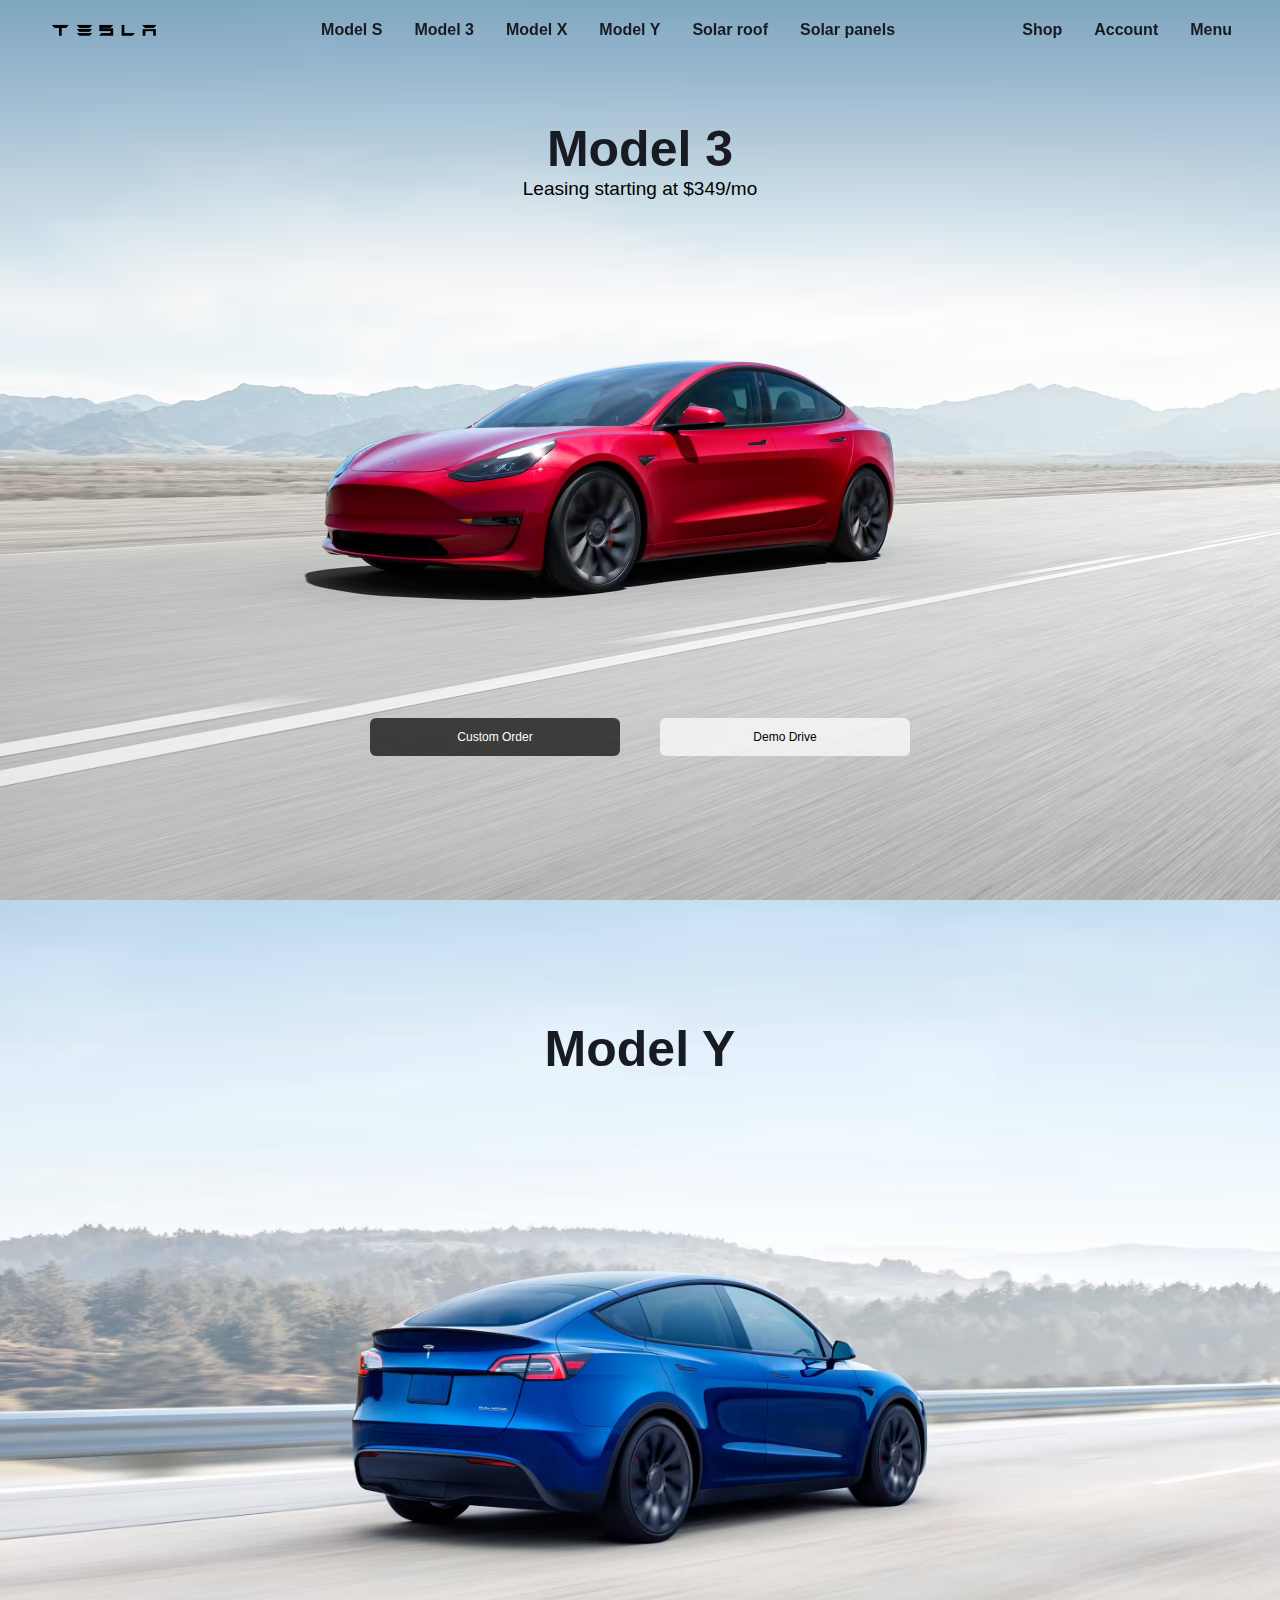
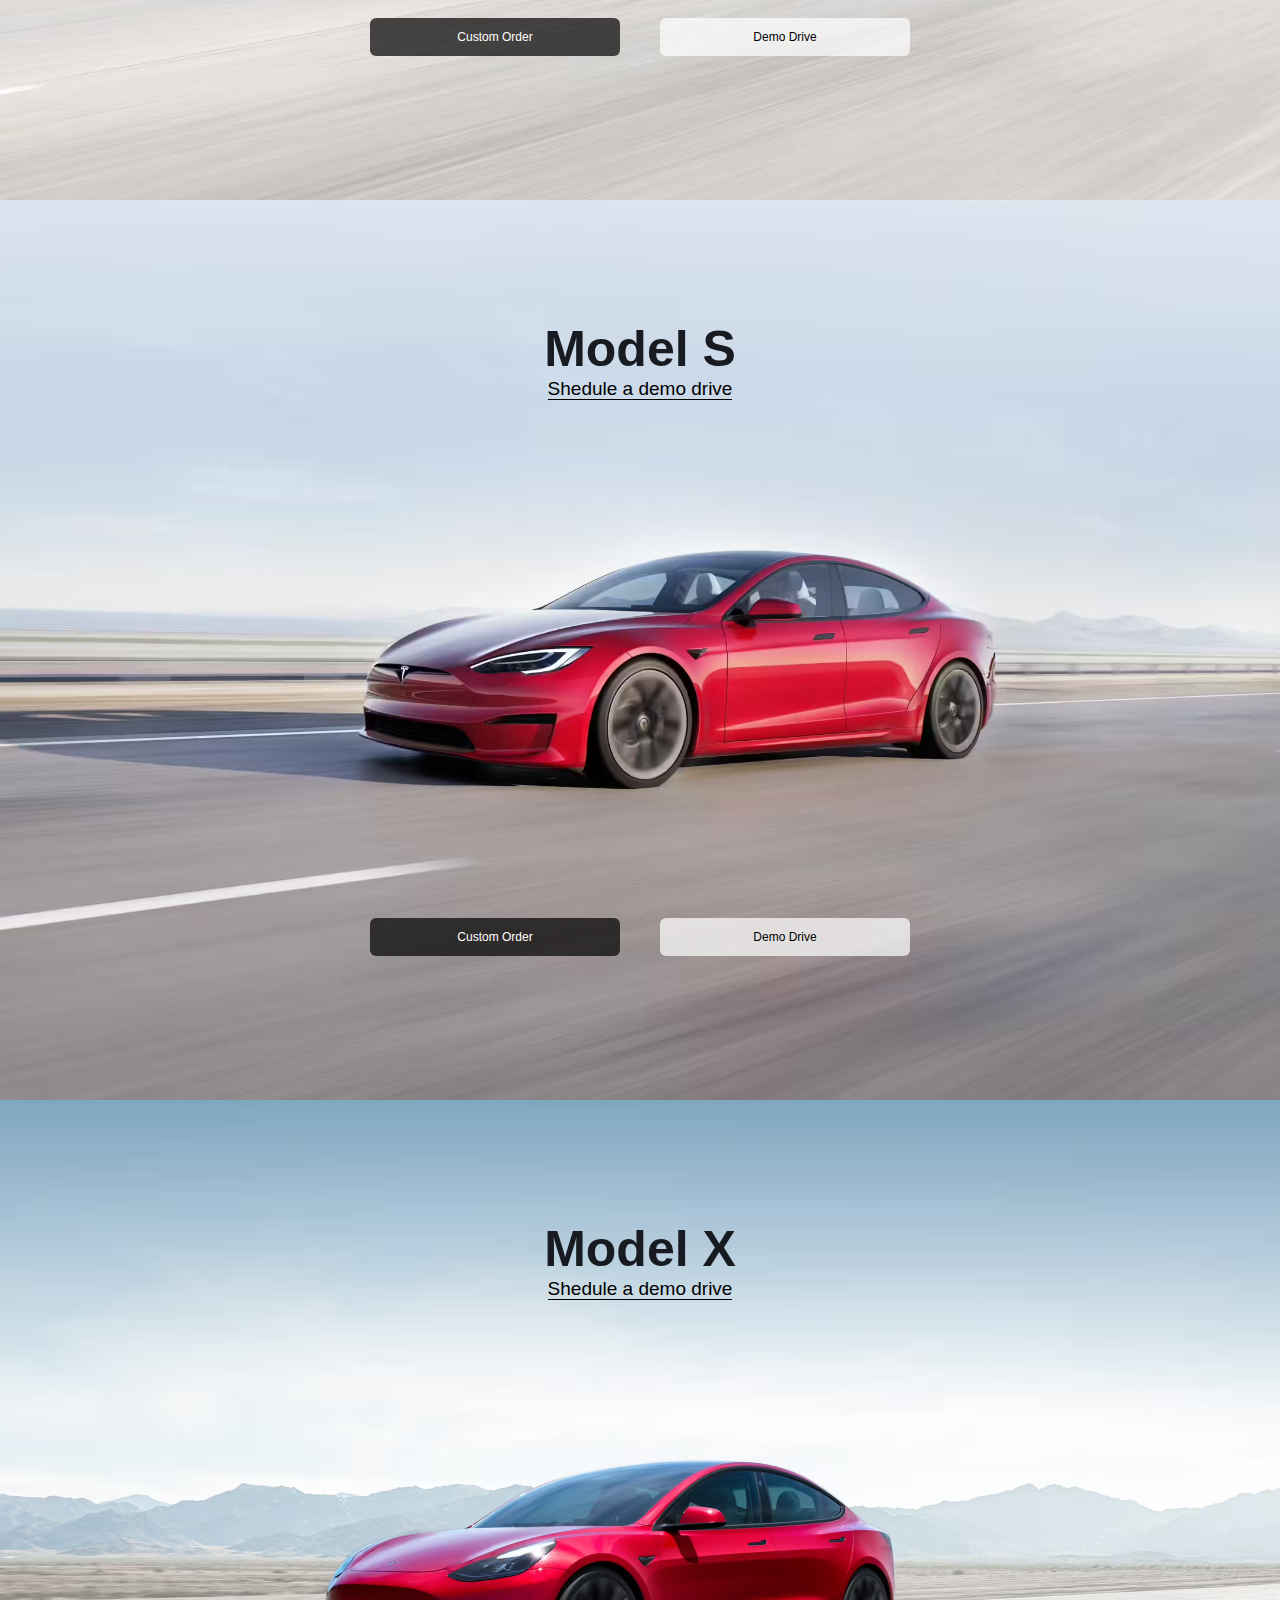
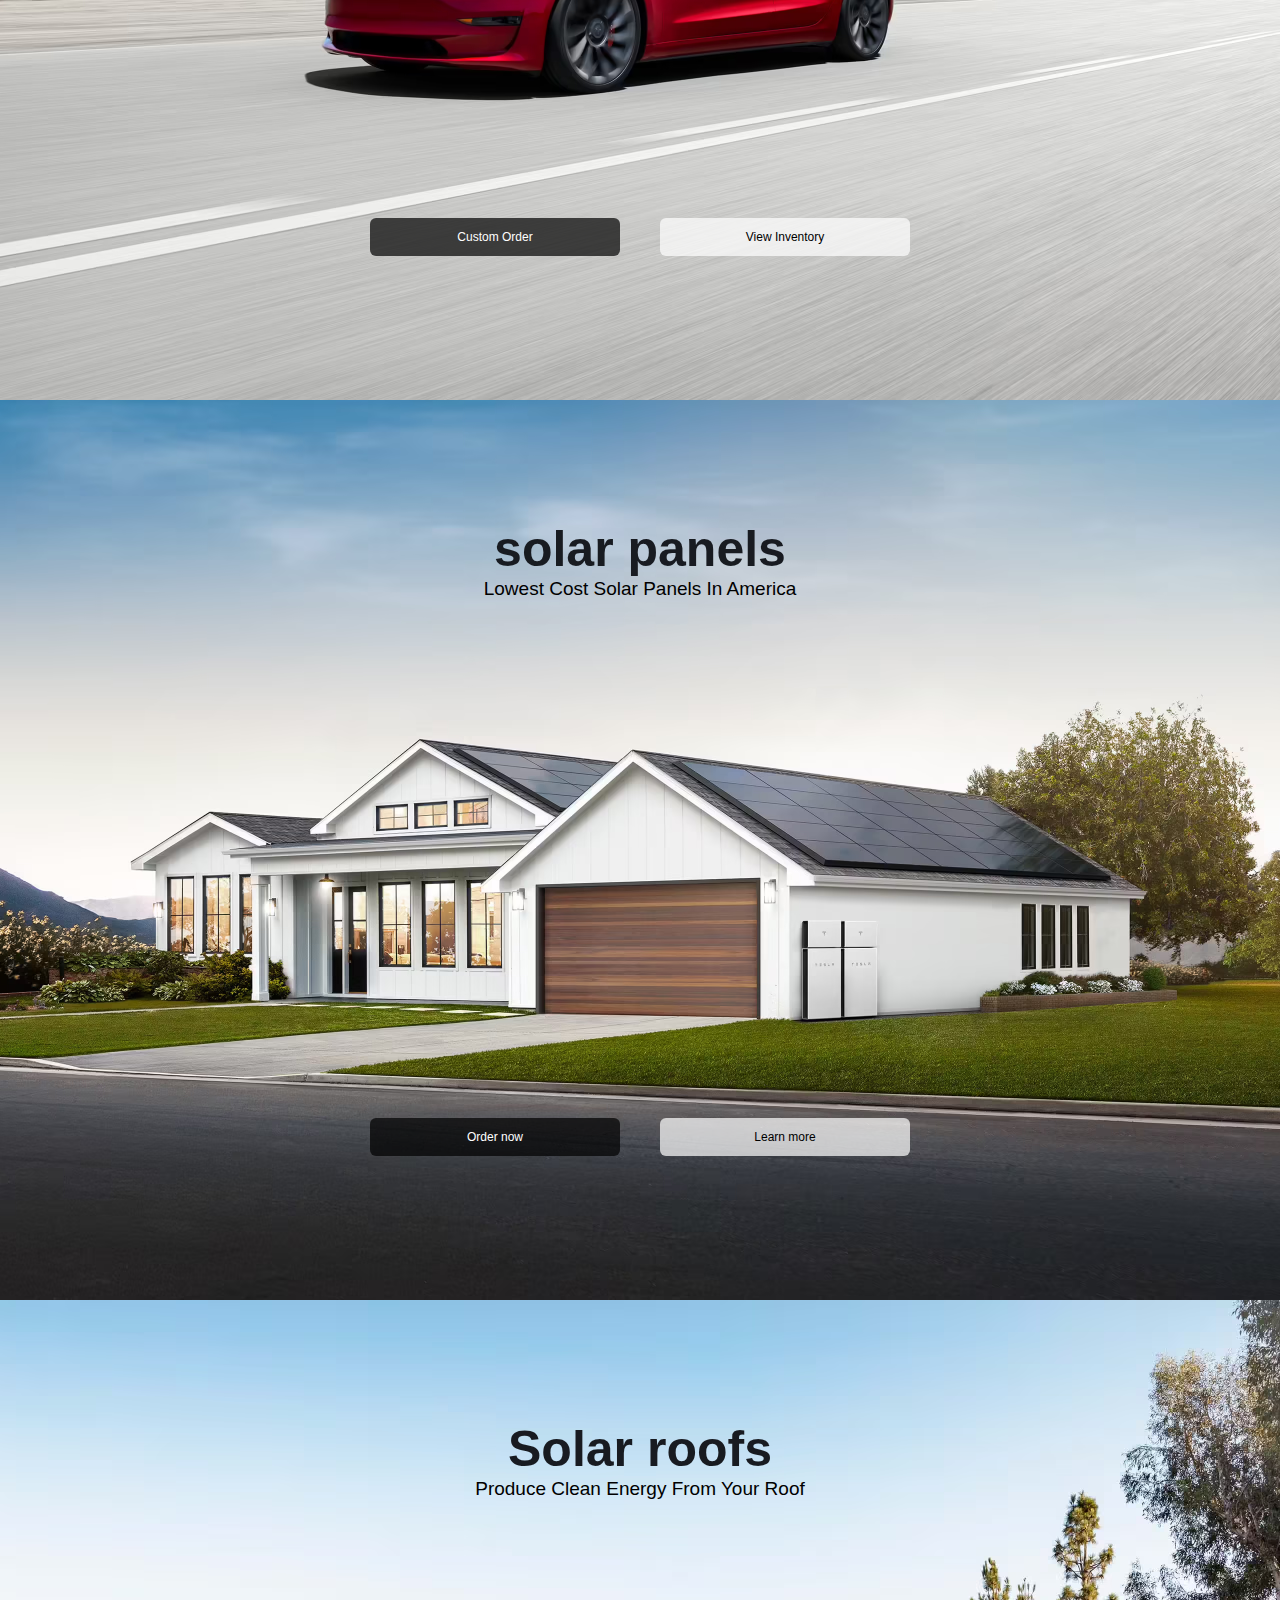
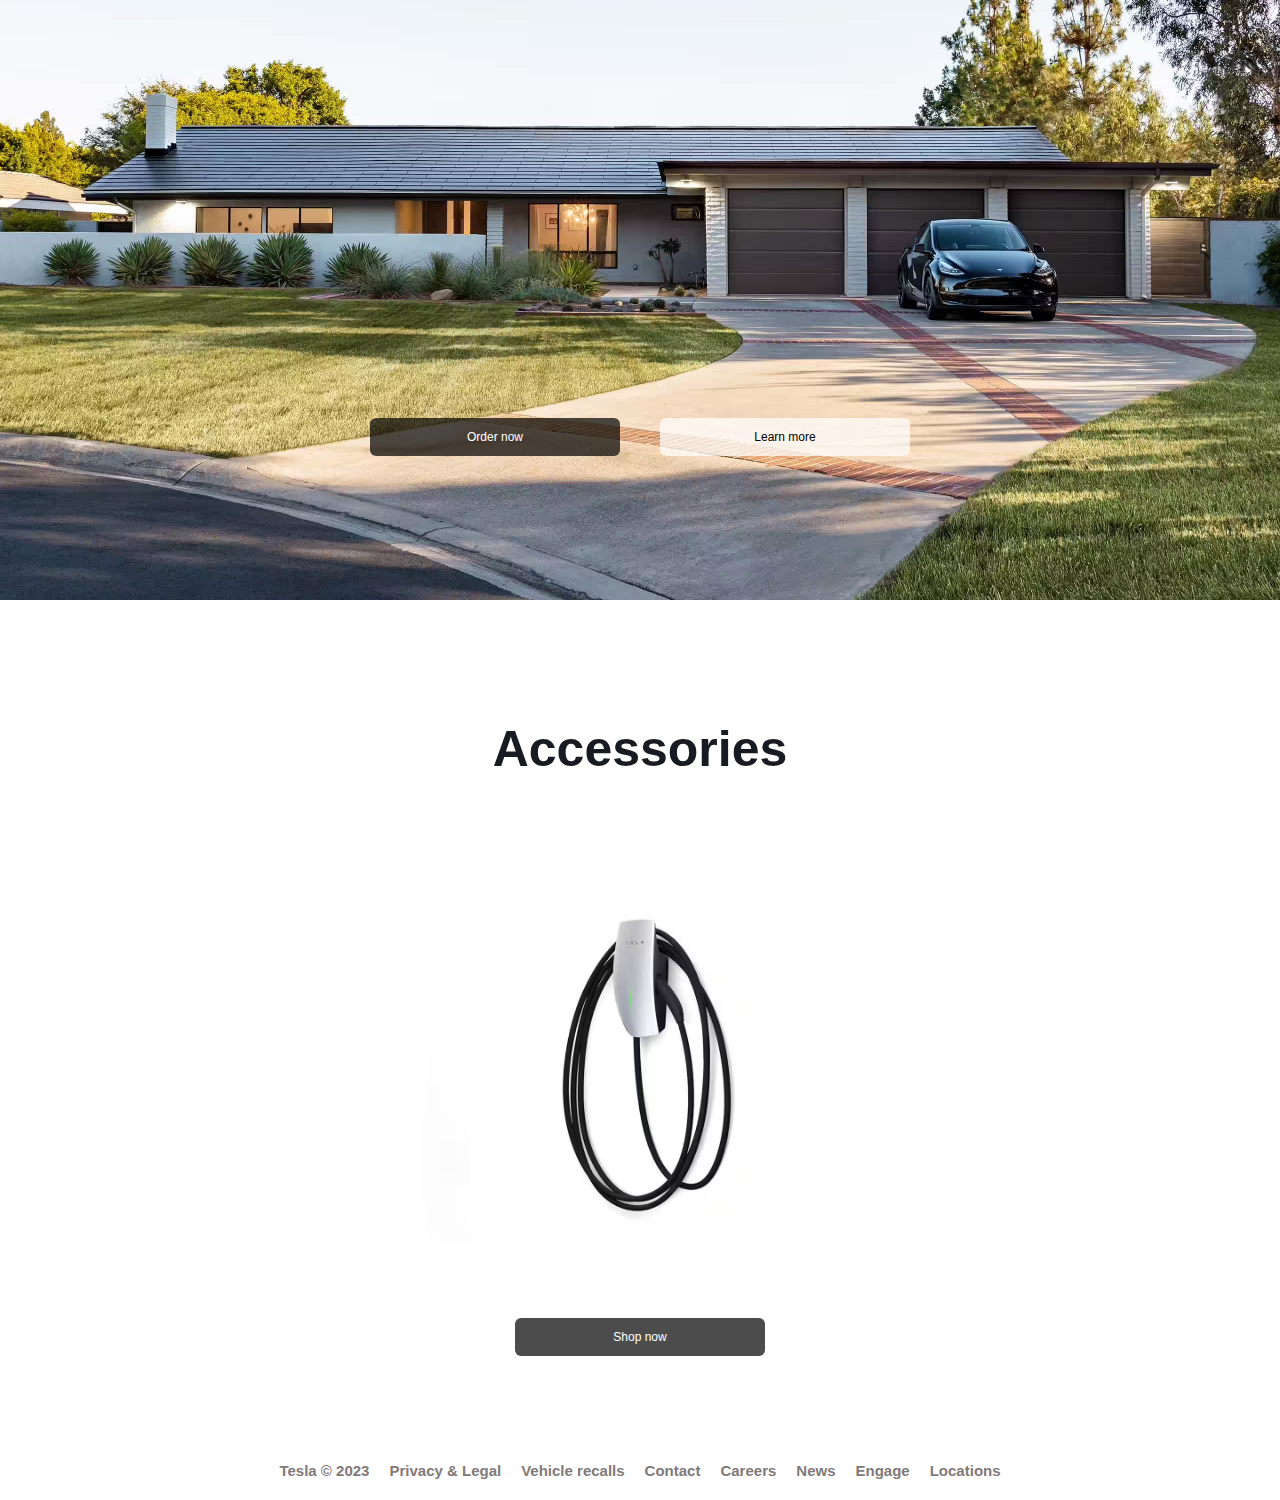
<file: index.html>
<html lang="en">
<head>
    <meta charset="UTF-8">
    <meta http-equiv="X-UA-Compatible" content="IE=edge">
    <meta name="viewport" content="width=device-width, initial-scale=1.0">
    <link rel="stylesheet" href="style.css">
    <title>Tesla</title>
</head>
<body>


	<div class="header">
		<div class="header_left">
			<img src="Images/pngwing.com.png" alt="">
		</div>


		<div class="header_mid">
			<ul>
				<li><a href="#">Model S</a></li>
				<li><a href="#">Model 3</a></li>
				<li><a href="#">Model X</a></li>
				<li><a href="#">Model Y</a></li>
				<li><a href="#">Solar roof</a></li>
				<li><a href="#">Solar panels</a></li>
			</ul>
		</div>

        
		<div class="header_right">
			<ul>
				<li><a href="#">Shop</a></li>
				<li><a href="#">Account</a></li>
				<li><a href="#">Menu</a></li>
			</ul>
		</div>
	</div>

	

<section id="fullpage">
		<section  class="section section_1 ">
		<div class="text_box">
			<h1 class="heading">Model 3 </h1>
			<p class="sub_heading">
				<span>Leasing starting at $349/mo</span>
				
			</p>	
		</div>
		<div class="btn_box">
			<button class="primary_btn">Custom Order</button>
			<button class="secondary_btn">Demo Drive</button>
		</div>
	</section>


    <section  class="section section_2">
		<div class="text_box">
			<h1 class="heading">Model Y </h1>
			
		</div>
		<div class="btn_box">
			<button class="primary_btn">Custom Order</button>
			<button class="secondary_btn">Demo Drive</button>
		</div>
	</section>


	<section  class="section section_3">
		<div class="text_box">
			<h1 class="heading">Model S </h1>
			<p class="sub_heading">	
			<a href="#">Shedule a demo drive</a>
			</p>	
		</div>
		<div class="btn_box">
			<button class="primary_btn">Custom Order</button>
			<button class="secondary_btn">Demo Drive</button>
		</div>
	</section>


	
	<section  class="section section_4">
		<div class="text_box">
			<h1 class="heading">Model X </h1>
			<p class="sub_heading">
				<a href="#">Shedule a demo drive</a>
			</p>	
		</div>
		<div class="btn_box">
			<button class="primary_btn">Custom Order</button>
			<button class="secondary_btn">View Inventory</button>
		</div>
	</section>

	<section  class="section section_5">
		<div class="text_box">
			<h1 class="heading">solar panels </h1>
			<p class="sub_heading">
				<span>Lowest Cost Solar Panels In America </span>
			</p>	
		</div>
		<div class="btn_box">
			<button class="primary_btn">Order now</button>
			<button class="secondary_btn">Learn more</button>
		</div>
	</section>

	<section  class="section section_6">
		<div class="text_box">
			<h1 class="heading">Solar roofs</h1>
			<p class="sub_heading">
				<span>Produce Clean Energy From Your Roof </span>
			</p>	
		</div>
		<div class="btn_box">
			<button class="primary_btn">Order now</button>
			<button class="secondary_btn">Learn more</button>
		</div>
	</section>

	<section  class="section section_7">
		<div class="text_box">
			<h1 class="heading">Accessories</h1>	
		</div>
		<div class="btn_box">
			<button class="primary_btn">Shop now</button>
		</div>

		<div class="footer">
			<ul>
				<li><a href="#">Tesla © 2023</a></li>
				<li><a href="#">Privacy & Legal</a></li>
                <li><a href="#">Vehicle recalls</a></li>
				<li><a href="#">Contact</a></li>
				<li><a href="#">Careers</a></li>
				<li><a href="#">News</a></li>
				<li><a href="#">Engage</a></li>
				<li><a href="#">Locations</a></li>
				
			</ul>
		</div>
	</section>


</section>



	
	   
</body>
</html>
</file>
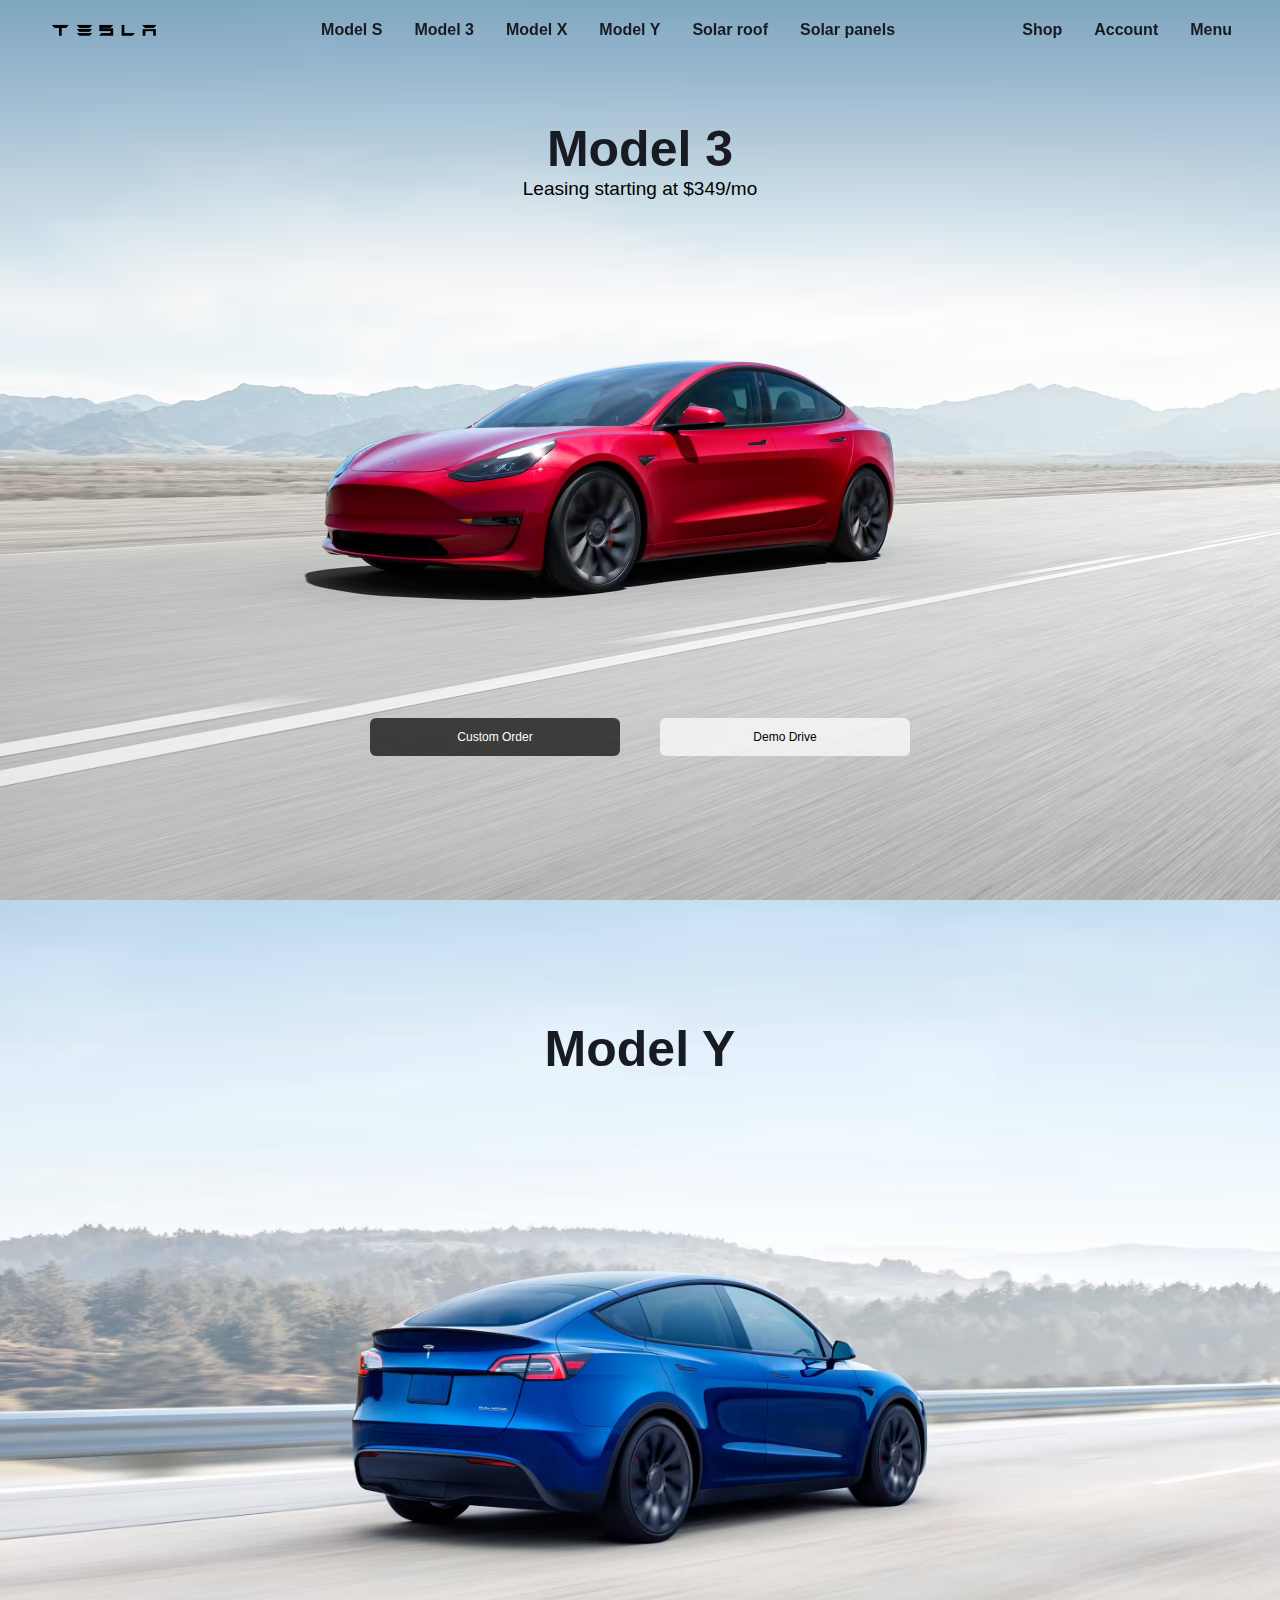
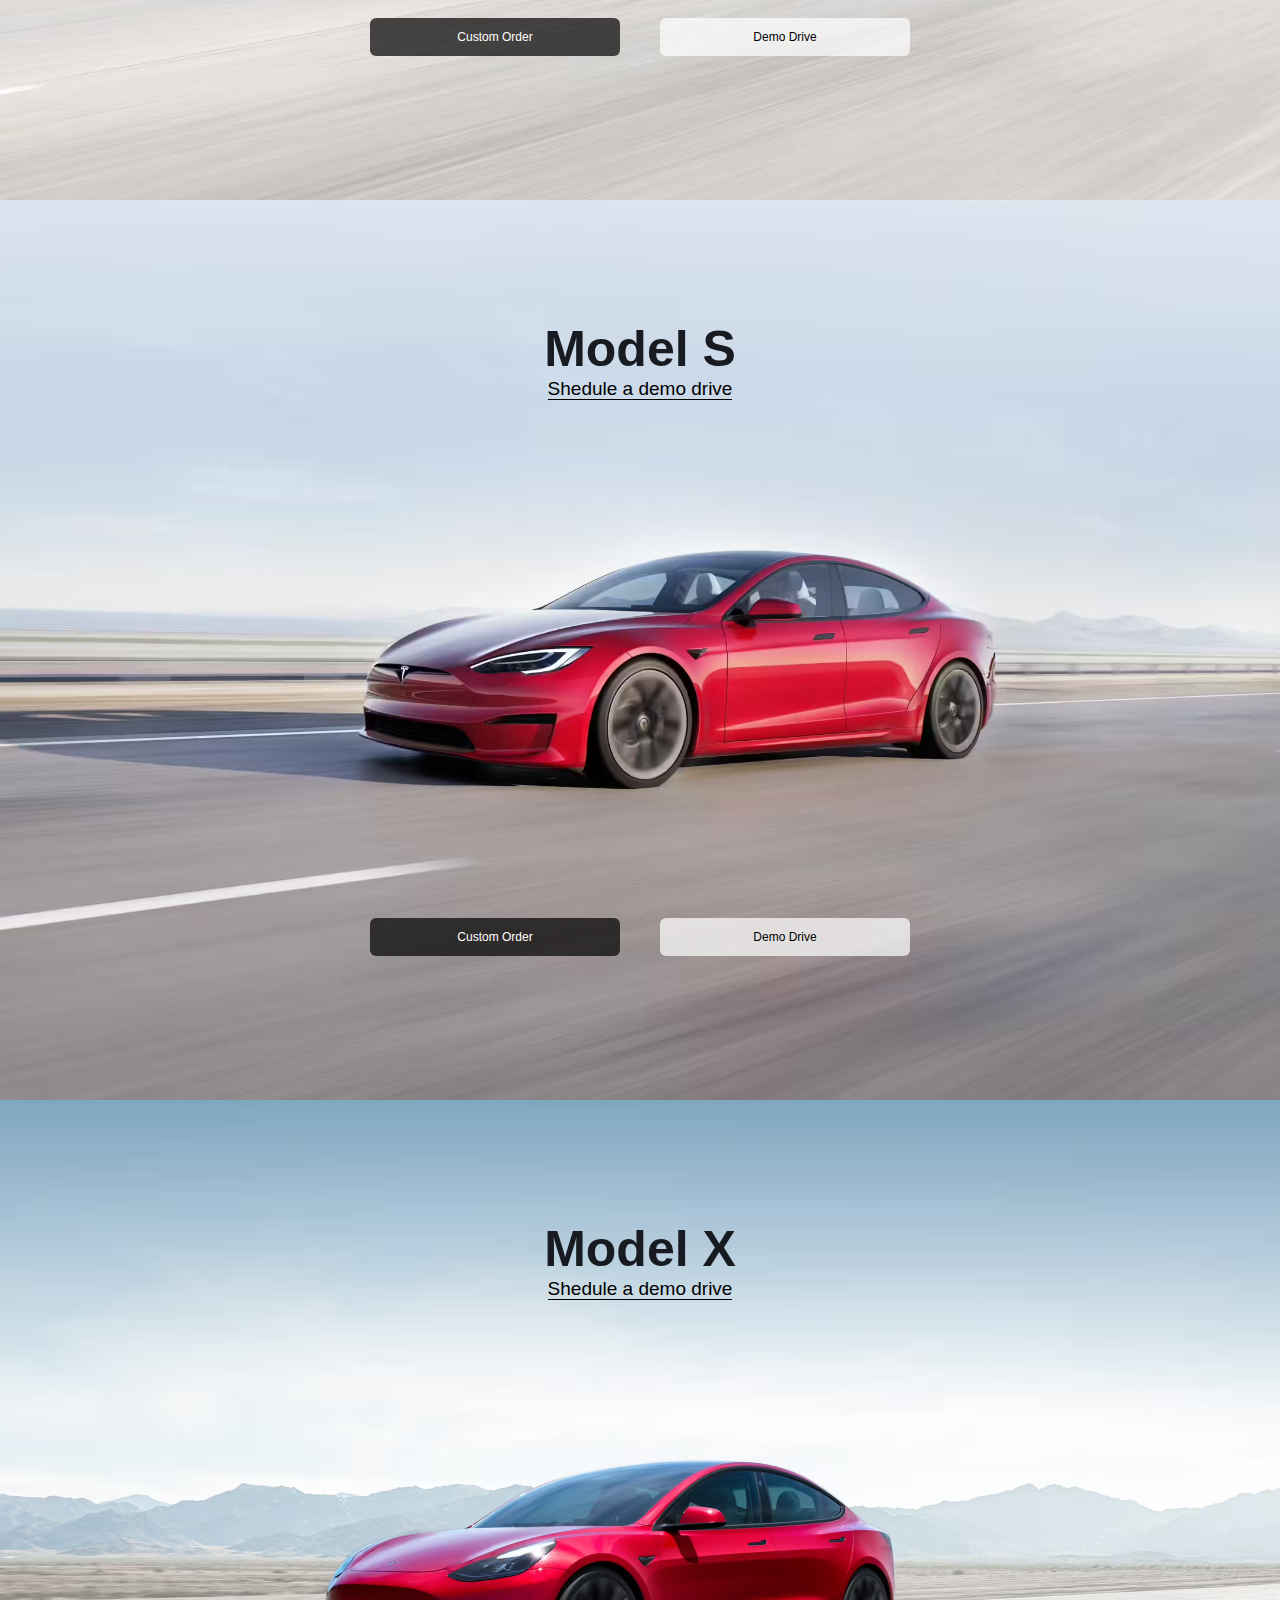
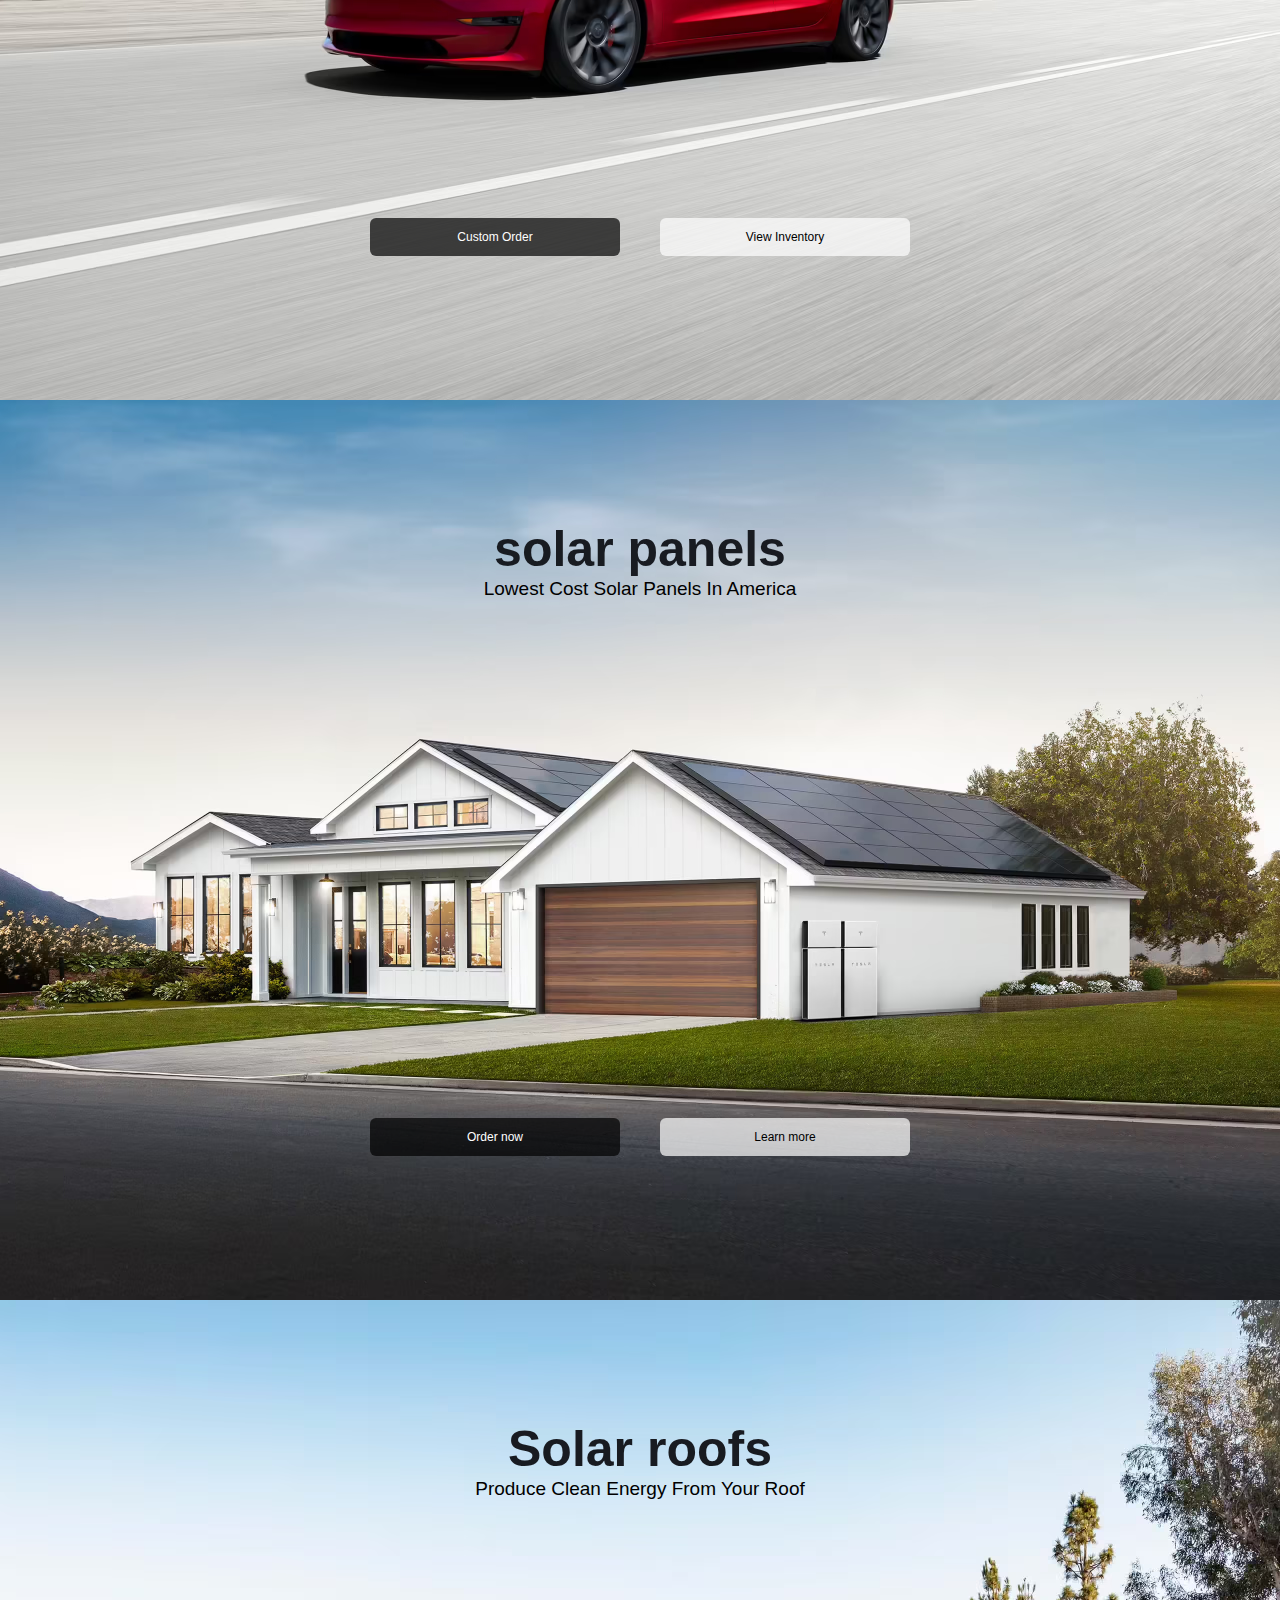
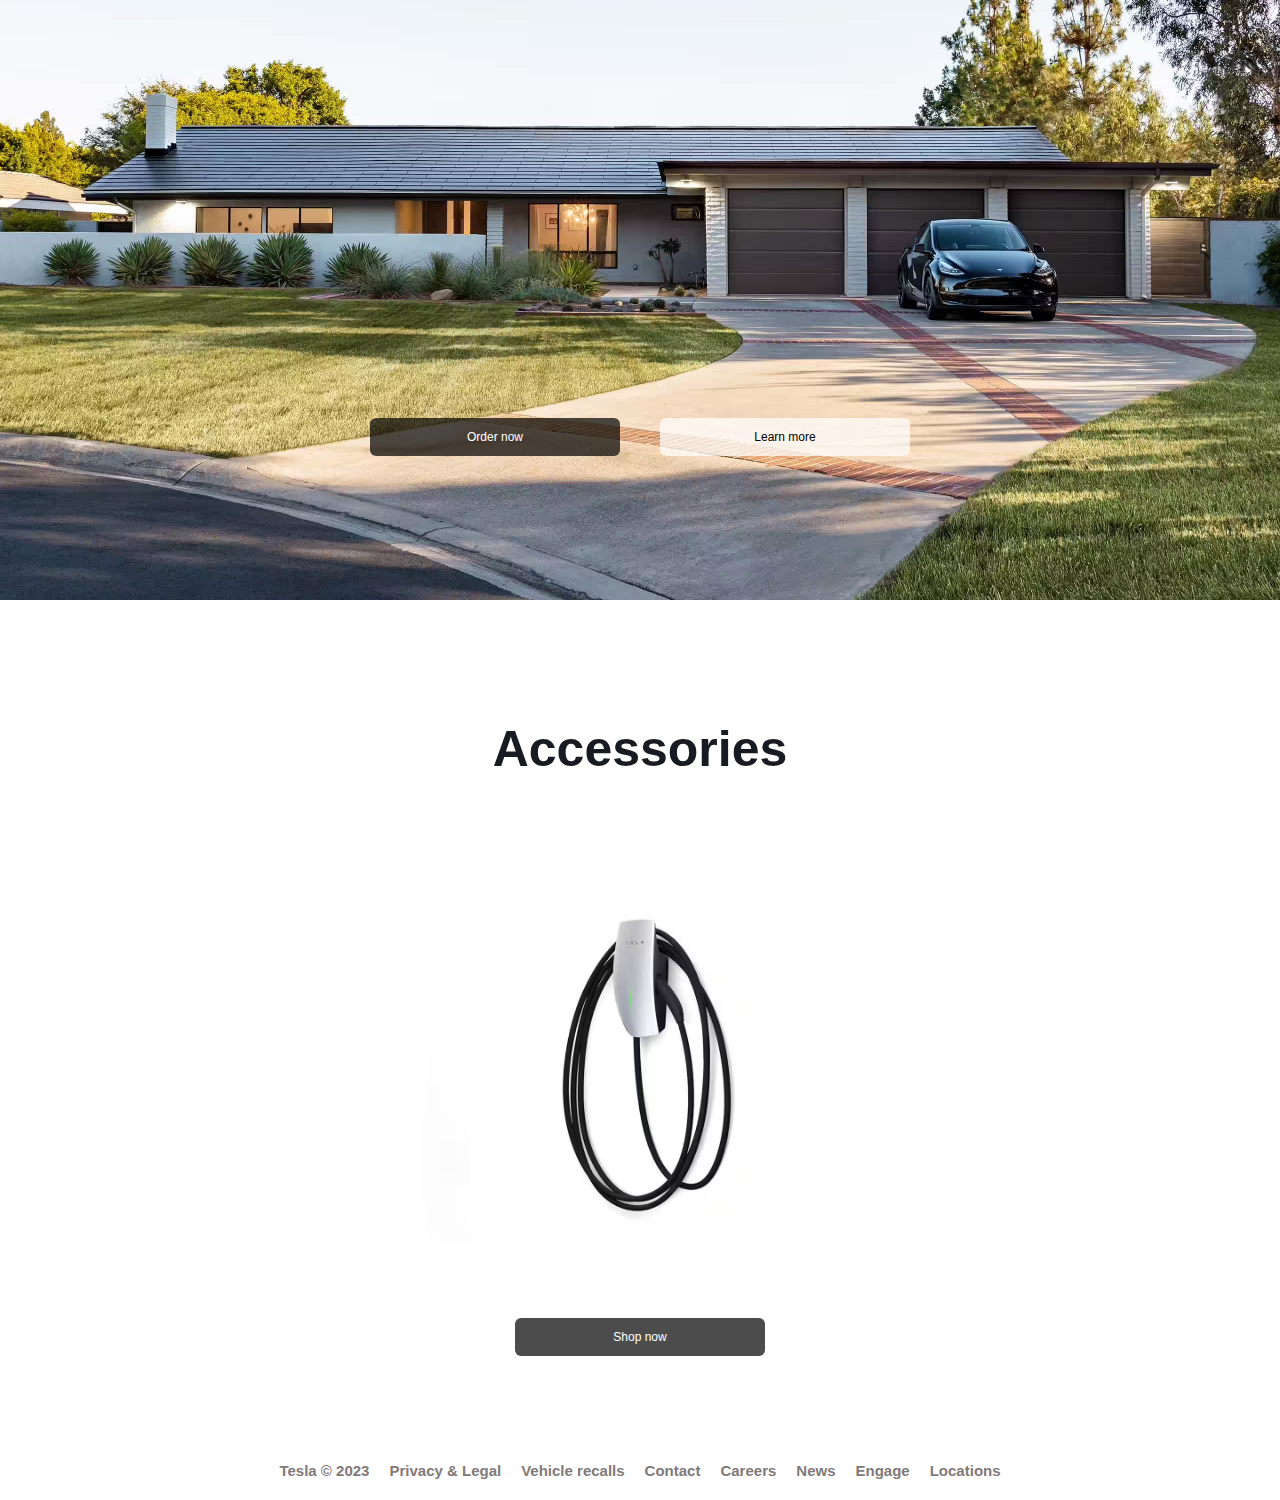
<file: tesla.html>
<html lang="en">
<head>
    <meta charset="UTF-8">
    <meta http-equiv="X-UA-Compatible" content="IE=edge">
    <meta name="viewport" content="width=device-width, initial-scale=1.0">
    <link rel="stylesheet" href="style.css">
    <title>Tesla</title>
</head>
<body>


	<div class="header">
		<div class="header_left">
			<img src="Images/pngwing.com.png" alt="">
		</div>


		<div class="header_mid">
			<ul>
				<li><a href="#">Model S</a></li>
				<li><a href="#">Model 3</a></li>
				<li><a href="#">Model X</a></li>
				<li><a href="#">Model Y</a></li>
				<li><a href="#">Solar roof</a></li>
				<li><a href="#">Solar panels</a></li>
			</ul>
		</div>

        
		<div class="header_right">
			<ul>
				<li><a href="#">Shop</a></li>
				<li><a href="#">Account</a></li>
				<li><a href="#">Menu</a></li>
			</ul>
		</div>
	</div>

	

<section id="fullpage">
		<section  class="section section_1 ">
		<div class="text_box">
			<h1 class="heading">Model 3 </h1>
			<p class="sub_heading">
				<span>Leasing starting at $349/mo</span>
				
			</p>	
		</div>
		<div class="btn_box">
			<button class="primary_btn">Custom Order</button>
			<button class="secondary_btn">Demo Drive</button>
		</div>
	</section>


    <section  class="section section_2">
		<div class="text_box">
			<h1 class="heading">Model Y </h1>
			
		</div>
		<div class="btn_box">
			<button class="primary_btn">Custom Order</button>
			<button class="secondary_btn">Demo Drive</button>
		</div>
	</section>


	<section  class="section section_3">
		<div class="text_box">
			<h1 class="heading">Model S </h1>
			<p class="sub_heading">	
			<a href="#">Shedule a demo drive</a>
			</p>	
		</div>
		<div class="btn_box">
			<button class="primary_btn">Custom Order</button>
			<button class="secondary_btn">Demo Drive</button>
		</div>
	</section>


	
	<section  class="section section_4">
		<div class="text_box">
			<h1 class="heading">Model X </h1>
			<p class="sub_heading">
				<a href="#">Shedule a demo drive</a>
			</p>	
		</div>
		<div class="btn_box">
			<button class="primary_btn">Custom Order</button>
			<button class="secondary_btn">View Inventory</button>
		</div>
	</section>

	<section  class="section section_5">
		<div class="text_box">
			<h1 class="heading">solar panels </h1>
			<p class="sub_heading">
				<span>Lowest Cost Solar Panels In America </span>
			</p>	
		</div>
		<div class="btn_box">
			<button class="primary_btn">Order now</button>
			<button class="secondary_btn">Learn more</button>
		</div>
	</section>

	<section  class="section section_6">
		<div class="text_box">
			<h1 class="heading">Solar roofs</h1>
			<p class="sub_heading">
				<span>Produce Clean Energy From Your Roof </span>
			</p>	
		</div>
		<div class="btn_box">
			<button class="primary_btn">Order now</button>
			<button class="secondary_btn">Learn more</button>
		</div>
	</section>

	<section  class="section section_7">
		<div class="text_box">
			<h1 class="heading">Accessories</h1>	
		</div>
		<div class="btn_box">
			<button class="primary_btn">Shop now</button>
		</div>

		<div class="footer">
			<ul>
				<li><a href="#">Tesla © 2023</a></li>
				<li><a href="#">Privacy & Legal</a></li>
                <li><a href="#">Vehicle recalls</a></li>
				<li><a href="#">Contact</a></li>
				<li><a href="#">Careers</a></li>
				<li><a href="#">News</a></li>
				<li><a href="#">Engage</a></li>
				<li><a href="#">Locations</a></li>
				
			</ul>
		</div>
	</section>


</section>



	
	   
</body>
</html>
</file>
<file: style.css>
*{
	padding: 0px;
	margin: 0px;
	font-family: 'Montserrat', sans-serif;
}

a{
	text-decoration: none;
}


ul li{
	list-style: none;
}

.header{
	display: flex;
	justify-content: space-between;
	position: fixed;
	top: 0px;
    left: 0;
	width: 100%;
	height: 60px;
	z-index: 1;
}

.header_left{
	margin:0 50px;
	height: 100%;
	display: flex;
	align-items: center;
}

.header_left img{
	width: 110px;
}


.header_mid ul{
	display: flex;
	height: 100%;
	justify-content: space-around;
	align-items: center;
}


.header_mid ul li{ 
    border-radius: 4px;
	transition: .3s;
}

.header_mid ul li:hover{
	background-color:rgba(0, 0, 0, 0.1);
}

.header_mid ul li a{
	color: #171a20;
	margin: 0px 8px;
	padding: 6px 8px;
	font-size: 16px;
	font-weight: 600;
	display: block;
}

.header_right{
   margin-right: 32px;
}

.header_right ul{
	display: flex;
	height: 100%;
	justify-content: space-around;
	align-items: center;
}


.header_right ul li{
    border-radius: 10px;
	transition: .3s;
}

.header_right ul li:hover{
	background-color:rgba(0, 0, 0, 0.1);
}

.header_right ul li a{
	color: #171a20;
	margin: 0px 8px;
	padding: 6px 8px;
	font-size: 16px;
	font-weight: 600;
	display: block;
}


.section{
	width: 100%;
	height:100vh;
	overflow: hidden;
	background-repeat: no-repeat;
	background-size: cover;
	background-position: center;
	
}



.section_1 {
	background-image: url(Images/3.avif);
	position: relative;
}

.section_2 {
	background-image: url(Images/2.avif);
	position: relative;
}
.section_3 {
	background-image: url(Images/1.avif);
	position: relative;
}



.section_4 {
	background-image: url(Images/3.avif);
	position: relative;
}


.section_5 {
	background-image: url(Images/5.avif);
	position: relative;
}

.section_6 {
	background-image: url(Images/6.avif);
	position: relative;
}

.section_7 {
	background-image: url(Images/7.avif);
	position: relative;
}

.text_box{
	width: 100%;
	margin-top: 120px;
	text-align: center;
}

.heading{
	font-weight:600;
	font-size: 50px;
	 color: #181b21;
}

.sub_heading {
	font-size: 19px;
    color: #000;
}


.sub_heading a{
	font-size: 19px;
    color: #000;
    border-bottom: 1px solid #000;
}

.sub_heading a:hover{
	 border-bottom: 2px solid #000;
}


.btn_box{
	position: absolute;
	bottom: 16%;
	width: 100%;
	display: flex;
	justify-content: center;
}


.btn_box button{
	width: 250px;
	padding: 12px 24px;
	border-radius:6px;
	margin: 0 20px;
	border: none;
	font-size: 12px;
	font-weight:500;
}

.primary_btn{
	color: #fff;
	background-color:rgba(0, 0, 0, .7);
	cursor: pointer;
}

.secondary_btn{
	color: #000;
	background-color:rgba(255, 255, 255, .7);
	cursor: pointer;
}

.footer {
	position: absolute;
	z-index: 1;
	bottom: 0;
	width: 100%;
}

.footer ul {
	width: 80%;
	margin: 20px auto;
	display: flex;
	justify-content: center;
}

.footer ul li {
	margin: 0 10px;
	margin-top:16px;
	font-weight: 600;
}

.footer ul li a {
	font-size:15px;
	color:#817a7a;
}
</file>
